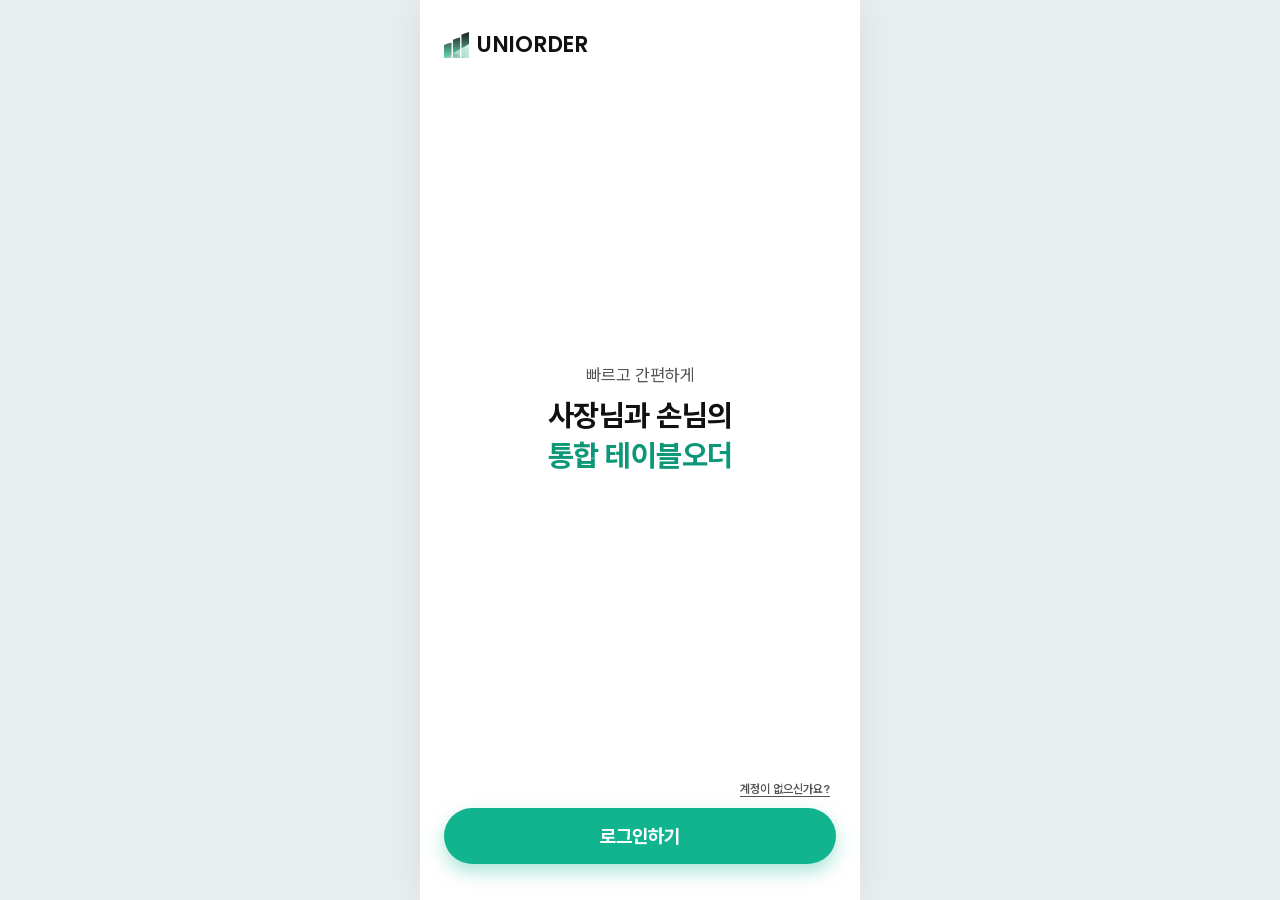
<file: consumer/index.html>
<!doctype html>
<html lang="ko">
<head>
  <meta charset="utf-8">
  <meta name="viewport" content="width=device-width, initial-scale=1, viewport-fit=cover">
  <meta name="theme-color" content="#12B48F">
  <title>UNIORDER</title>
  <link rel="stylesheet" href="/shared/fonts/fonts.css">
  <link rel="stylesheet" href="/shared/theme.css">
  <link rel="stylesheet" href="style.css">
  <link rel="stylesheet" href="lib/leaflet/leaflet.css">
  <script src="lib/qrcode.js" defer></script>
  <script src="lib/leaflet/leaflet.js" defer></script>
  <script src="/shared/fx/counter.js" defer></script>
  <script src="fx.js" defer></script>
  <script src="app.js" defer></script>
</head>
<body>
  <div class="phone">
    <!-- 로그인 (시안 76:314) -->
    <section id="loginView" class="login hidden">
      <div class="brand"><img src="img/logo-mark.png" alt=""><b>UNIORDER</b></div>
      <div class="login-hero">
        <p>빠르고 간편하게</p>
        <h1>사장님과 손님의<br><em>통합 테이블오더</em></h1>
      </div>
      <form id="loginForm" class="login-form">
        <h2 class="signup-title signup-only hidden">회원가입</h2>
        <div class="login-fields hidden" id="loginFields">
          <!-- 회원가입 정보 (시연 시간을 아끼려고 미리 채워둠, app.js의 SIGNUP_DEMO) -->
          <label class="f signup-only hidden">이름<input id="signupName" autocomplete="name"></label>
          <div class="f-row signup-only hidden">
            <label class="f">생년월일<input id="signupBirth" type="date"></label>
            <div class="f">성별<div class="seg" id="signupGender"><button type="button" data-g="여">여</button><button type="button" data-g="남">남</button></div></div>
          </div>
          <label class="f signup-only hidden">휴대폰 번호<input id="signupPhone" type="tel" placeholder="010-0000-0000"></label>
          <label class="f"><span class="signup-only hidden">이메일</span><input id="loginEmail" type="email" placeholder="이메일" value="user@demo.com" required></label>
          <label class="f"><span class="signup-only hidden">비밀번호</span><input id="loginPw" type="password" placeholder="비밀번호" value="1234" required></label>
          <label class="f signup-only hidden">비밀번호 확인<input id="signupPw2" type="password"></label>
          <div class="agree signup-only hidden" id="signupAgree">
            <label class="all"><input type="checkbox" data-all>약관 전체 동의</label>
            <label><input type="checkbox" data-req>[필수] 이용약관 동의</label>
            <label><input type="checkbox" data-req>[필수] 개인정보 수집·이용 동의</label>
            <label><input type="checkbox">[선택] 혜택·이벤트 알림 받기</label>
          </div>
        </div>
        <button type="button" class="link-sm" id="toggleSignup">계정이 없으신가요?</button>
        <button class="mint-btn" id="loginBtn">로그인하기</button>
      </form>
    </section>

    <!-- 메인 -->
    <section id="appView" class="hidden">
      <header class="appbar">
        <div class="brand sm"><img src="img/logo-mark.png" alt=""><b>UNIORDER</b></div>
        <span id="hello"></span>
      </header>
      <main id="screen" class="screen"></main>
      <nav class="bottom-nav" id="nav">
        <button data-view="home" aria-label="홈"><svg viewBox="0 0 24 24"><path d="M3 11.5 12 4l9 7.5"/><path d="M5.5 9.5V20h5v-5.5h3V20h5V9.5"/></svg><span>홈</span></button>
        <button data-view="map" aria-label="지도"><svg viewBox="0 0 24 24"><path d="M3 6.5 9 4l6 2.5L21 4v13.5L15 20l-6-2.5L3 20z"/><path d="M9 4v13.5M15 6.5V20"/></svg><span>지도</span></button>
        <button data-view="wallet" aria-label="지갑"><svg viewBox="0 0 24 24"><rect x="3" y="5.5" width="18" height="14" rx="2.5"/><path d="M3 9.5h13.5"/><rect x="14" y="12" width="7" height="4.5" rx="1.5"/></svg><span>지갑</span></button>
        <button data-view="me" aria-label="내 정보"><svg viewBox="0 0 24 24"><circle cx="12" cy="8" r="4"/><path d="M4.5 20.5c1.2-3.6 4-5.5 7.5-5.5s6.3 1.9 7.5 5.5"/></svg><span>내 정보</span></button>
      </nav>
    </section>

    <div class="sheet-wrap hidden" id="sheet"><div class="sheet" id="sheetBody"></div></div>
    <div class="toast" id="toast"></div>
  </div>
</body>
</html>
</file>
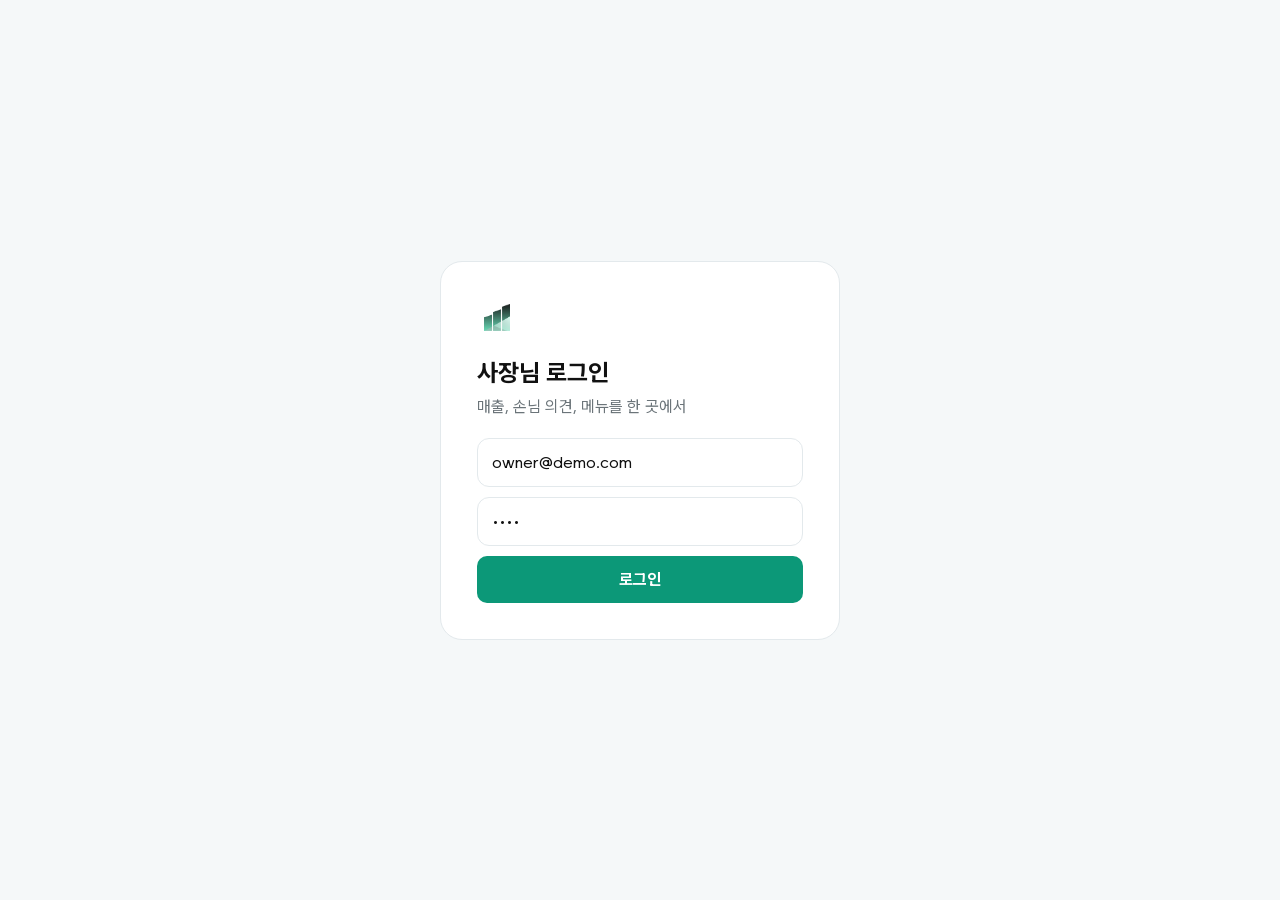
<file: market/index.html>
<!doctype html>
<html lang="ko">
<head>
  <meta charset="utf-8">
  <meta name="viewport" content="width=device-width, initial-scale=1">
  <title>UNIORDER 사장님</title>
  <link rel="stylesheet" href="/shared/fonts/fonts.css">
  <link rel="stylesheet" href="/shared/theme.css">
  <link rel="stylesheet" href="style.css">
  <script src="app.js" defer></script>
</head>
<body>
  <section id="loginView" class="login hidden">
    <form id="loginForm" class="login-card">
      <span class="logo">도</span>
      <h1>사장님 로그인</h1>
      <p>매출, 손님 의견, 메뉴를 한 곳에서</p>
      <input id="email" type="email" value="owner@demo.com" placeholder="이메일" required>
      <input id="pw" type="password" value="1234" placeholder="비밀번호" required>
      <button class="btn primary big">로그인</button>
    </form>
  </section>

  <div id="appView" class="shell hidden">
    <aside class="side">
      <div class="side-brand"><span class="logo">도</span><div><b>UNIORDER 사장님</b><small id="ownerName"></small></div></div>
      <select id="storeSelect" class="store-select"></select>
      <nav id="nav">
        <button data-view="dashboard">📊 매출</button>
        <button data-view="insights">✦ AI 손님 의견 <span class="badge-count hidden" id="reqCount"></span></button>
        <button data-view="menus">🍲 메뉴 관리</button>
        <button data-view="orders">🧾 주문 <span class="badge-count hidden" id="pendingCount"></span></button>
        <button data-view="settings">⚙ 가게 설정</button>
      </nav>
      <button class="side-logout" id="logout">로그아웃</button>
    </aside>
    <main class="main">
      <header class="main-head"><h1 id="viewTitle"></h1><div id="headActions"></div></header>
      <div id="screen"></div>
    </main>
  </div>

  <div class="modal-wrap hidden" id="modal"><div class="modal" id="modalBody"></div></div>
  <div class="toast" id="toast"></div>
  <div class="alerts" id="alerts"></div>
</body>
</html>
</file>
<file: shared/fonts/fonts.css>
/* UNIORDER 공통 글꼴 (오프라인에서도 동작하도록 로컬 포함) */
@import url("wanted/WantedSansVariable.css");
@font-face { font-family: "Poppins"; font-weight: 400; font-display: swap; src: url("poppins/poppins-latin-400-normal.woff2") format("woff2"); }
@font-face { font-family: "Poppins"; font-weight: 500; font-display: swap; src: url("poppins/poppins-latin-500-normal.woff2") format("woff2"); }
@font-face { font-family: "Poppins"; font-weight: 600; font-display: swap; src: url("poppins/poppins-latin-600-normal.woff2") format("woff2"); }
@font-face { font-family: "Poppins"; font-weight: 700; font-display: swap; src: url("poppins/poppins-latin-700-normal.woff2") format("woff2"); }
@font-face { font-family: "Poppins"; font-weight: 800; font-display: swap; src: url("poppins/poppins-latin-800-normal.woff2") format("woff2"); }
</file>
<file: shared/theme.css>
/* UNIORDER 공통 색상 — 키오스크·손님 앱·사장님 화면이 모두 이 파일 하나를 씀.
   색을 바꾸려면 여기만 고치면 됨. (2026-10 톤 다운: 형광 민트 → 차분한 민트) */
:root {
  --mint: #12B48F;        /* 주요 버튼·주문 바·선택 표시 (예전 #00D7A8) */
  --mint-deep: #0C9878;   /* 강조 글자·진한 버튼 (예전 #00C499) */
  --mint-dark: #0A7F64;   /* 더 진한 글자 (예전 #009E7B) */
  --mint-tile: #5FC6AE;   /* 타일·하단 탭 바탕 (예전 #73E5CC) */
  --mint-line: #A6DACB;   /* 테두리·구분선 (예전 #96E9D7) */
  --mint-soft: #F1F8F5;   /* 연한 배경 (예전 #F8FFF5) */
  --mint-wash: #E4F4EE;   /* 연한 강조 배경 (예전 #E3FBF4) */
  --sky: #3AA6C4;         /* 그라데이션 짝 색 (예전 #2FC6E8) */
  --sky-soft: #8CCDE3;    /* 연한 하늘색 (예전 #94E4FF) */
  --navy: #0C3481;
  --mint-rgb: 18, 180, 143;       /* rgba(var(--mint-rgb), .3) 처럼 투명도용 */
  --mint-deep-rgb: 12, 152, 120;
}
</file>
<file: consumer/style.css>
:root {
  --bg: #FFFFFF; --surface: #FFFFFF; --ink: #111111; --muted: #767676; --line: #ECEFF1;
  --brand: var(--mint-deep); --brand-dark: var(--mint-dark); --brand-soft: var(--mint-wash);
--mint-nav: var(--mint-tile); --gray-box: #F2F3F5;
  --ai: #3B3A8F; --ai-soft: #E9E8F7;
  --ok: #2E8B57; --ok-soft: #E3F3EA; --err: #C0392B; --err-soft: #F8E1DE;
}
* { box-sizing: border-box; -webkit-tap-highlight-color: transparent; }
html, body { height: 100%; }
body { margin: 0; font-family: 'Wanted Sans Variable', 'Wanted Sans', system-ui, sans-serif; background: #E9EEF0; color: var(--ink); }
button { font: inherit; cursor: pointer; border: 0; background: none; color: inherit; }
input, select { font: inherit; color: inherit; }
.hidden { display: none !important; }

.phone { max-width: 440px; margin: 0 auto; min-height: 100%; background: var(--bg); position: relative; display: flex; flex-direction: column; }
@media (min-width: 480px) { .phone { box-shadow: 0 0 40px rgba(0,0,0,.08); } }

/* login */
.login { flex: 1; display: flex; flex-direction: column; justify-content: center; padding: 32px 24px; }
.login-hero { text-align: center; margin-bottom: 36px; }
.logo { width: 64px; height: 64px; border-radius: 18px; background: var(--brand); color: #fff; display: inline-grid; place-items: center; font-weight: 800; font-size: 30px; }
.login-hero h1 { margin: 14px 0 6px; font-size: 30px; }
.login-hero p { color: var(--muted); margin: 0; line-height: 1.5; }
.login-form { display: flex; flex-direction: column; gap: 10px; }
.login-form input { padding: 16px; border-radius: 14px; border: 1px solid var(--line); background: #fff; outline: none; }
.login-form input:focus { border-color: var(--brand); }
.link { color: var(--muted); padding: 8px; font-size: 14px; }

.btn { padding: 12px 16px; border-radius: 12px; font-weight: 700; }
.btn.primary { background: var(--brand); color: #fff; }
.btn.ghost { background: #fff; border: 1px solid var(--line); }
.btn.big { padding: 16px; font-size: 17px; border-radius: 14px; width: 100%; }
.btn.small { padding: 7px 10px; font-size: 13px; border-radius: 9px; }

/* app shell */
#appView { display: flex; flex-direction: column; flex: 1; min-height: 100vh; }
.appbar { display: flex; justify-content: space-between; align-items: baseline; padding: 20px 20px 8px; }
.appbar h1 { margin: 0; font-size: 24px; }
.appbar span { color: var(--muted); font-size: 14px; }
.screen { flex: 1; padding: 8px 20px 100px; }
.bottom-nav { position: fixed; bottom: 0; left: 50%; transform: translateX(-50%); width: min(440px, 100%);
  display: grid; grid-template-columns: repeat(5, 1fr); background: #fff; border-top: 1px solid var(--line);
  padding: 8px 8px calc(8px + env(safe-area-inset-bottom)); z-index: 5; }
.bottom-nav button { display: flex; flex-direction: column; align-items: center; gap: 2px; font-size: 12px; color: var(--muted); padding: 6px 0; }
.bottom-nav i { font-style: normal; font-size: 20px; }
.bottom-nav button.active { color: var(--brand); font-weight: 700; }

.card { background: var(--surface); border-radius: 18px; padding: 18px; border: 1px solid var(--line); margin-bottom: 14px; }
.card h3 { margin: 0 0 10px; font-size: 16px; }
.section-title { font-size: 15px; font-weight: 700; margin: 22px 0 10px; color: var(--muted); }
.muted { color: var(--muted); font-size: 14px; }
.chip { display: inline-block; padding: 6px 10px; border-radius: 999px; background: var(--bg); font-size: 13px; margin: 0 4px 6px 0; }
.chip.ai { background: var(--ai-soft); color: var(--ai); font-weight: 600; }

/* taste profile */
.profile { background: var(--ai); color: #fff; border: 0; }
.profile p { margin: 0 0 14px; line-height: 1.55; }
.profile .muted { color: rgba(255,255,255,.75); }
.meter { display: flex; align-items: center; gap: 10px; margin: 6px 0; font-size: 13px; }
.meter .bar { flex: 1; height: 8px; border-radius: 4px; background: rgba(255,255,255,.2); overflow: hidden; }
.meter .bar i { display: block; height: 100%; background: #FFC857; border-radius: 4px; }
.profile .chip { background: rgba(255,255,255,.15); color: #fff; }

.store-item { display: flex; gap: 14px; align-items: center; width: 100%; text-align: left; }
.store-thumb { width: 54px; height: 54px; border-radius: 14px; display: grid; place-items: center; color: #fff; font-weight: 800; font-size: 22px; flex: none; }
.store-item b { display: block; font-size: 16px; }
.store-item small { color: var(--muted); }

/* pay */
.cards-rail { display: flex; gap: 12px; overflow-x: auto; scroll-snap-type: x mandatory; padding: 4px 20px 12px; margin: 0 -20px; scrollbar-width: none; }
.cards-rail::-webkit-scrollbar { display: none; }
.pcard { flex: 0 0 78%; scroll-snap-align: center; height: 150px; border-radius: 20px; padding: 18px; color: #fff; display: flex; flex-direction: column; justify-content: space-between; text-align: left; position: relative; opacity: .55; transition: opacity .2s, transform .2s; transform: scale(.95); }
.pcard.sel { opacity: 1; transform: none; }
.pcard .type { font-size: 13px; opacity: .85; }
.pcard .name { font-size: 20px; font-weight: 800; }
.pcard .num { font-size: 14px; opacity: .85; letter-spacing: 1px; }
.pcard .order { font-size: 12px; line-height: 1.6; opacity: .9; }
.qr-box { background: #fff; border-radius: 22px; padding: 22px; text-align: center; border: 1px solid var(--line); }
.qr-box .qr { width: 220px; height: 220px; margin: 0 auto; display: grid; place-items: center; }
.qr-box .qr svg { width: 100%; height: 100%; }
.qr-box .timer { margin-top: 10px; font-size: 14px; color: var(--muted); }
.qr-box .timer b { color: var(--brand); }
.qr-actions { display: flex; gap: 8px; justify-content: center; margin-top: 12px; flex-wrap: wrap; }
.toggle { display: flex; align-items: center; justify-content: space-between; padding: 14px 16px; background: #fff; border-radius: 14px; border: 1px solid var(--line); margin-top: 12px; font-size: 14px; }
.switch { width: 46px; height: 28px; border-radius: 14px; background: #D9CBBF; position: relative; transition: .2s; }
.switch::after { content: ''; position: absolute; top: 3px; left: 3px; width: 22px; height: 22px; border-radius: 50%; background: #fff; transition: .2s; }
.switch.on { background: var(--brand); }
.switch.on::after { left: 21px; }

.result { text-align: center; padding: 10px 0; }
.result .icon { width: 72px; height: 72px; border-radius: 50%; display: grid; place-items: center; margin: 0 auto 14px; font-size: 36px; color: #fff; }
.result .icon.ok { background: var(--ok); } .result .icon.fail { background: var(--err); }
.attempts { list-style: none; padding: 0; margin: 14px 0; text-align: left; }
.attempts li { display: flex; justify-content: space-between; padding: 12px 14px; border-radius: 12px; margin-bottom: 8px; font-size: 14px; }
.attempts li.ok { background: var(--ok-soft); } .attempts li.fail { background: var(--err-soft); }
.attempts small { display: block; color: var(--muted); }

/* wallet */
.method { display: flex; align-items: center; gap: 12px; padding: 12px 0; border-bottom: 1px solid var(--line); }
.method:last-child { border-bottom: 0; }
.method .rank { width: 28px; height: 28px; border-radius: 50%; background: var(--brand-soft); color: var(--brand-dark); display: grid; place-items: center; font-weight: 800; font-size: 13px; flex: none; }
.method .info { flex: 1; min-width: 0; }
.method .info b { display: block; }
.method .info small { color: var(--muted); }
.method .arrows { display: flex; gap: 4px; }
.method .arrows button { width: 30px; height: 30px; border-radius: 8px; background: var(--bg); color: var(--muted); }
.form { display: flex; flex-direction: column; gap: 10px; }
.form label { font-size: 13px; color: var(--muted); display: flex; flex-direction: column; gap: 6px; }
.form input, .form select { padding: 12px; border-radius: 12px; border: 1px solid var(--line); background: #fff; }
.point-row { display: flex; justify-content: space-between; padding: 10px 0; border-bottom: 1px solid var(--line); }
.point-row:last-child { border-bottom: 0; }
.point-row b { color: var(--brand); }

/* me */
.slider-row { margin: 14px 0; }
.slider-row label { display: flex; justify-content: space-between; font-size: 14px; margin-bottom: 6px; }
.slider-row input { width: 100%; accent-color: var(--brand); }
.order-row { padding: 12px 0; border-bottom: 1px solid var(--line); font-size: 14px; }
.order-row:last-child { border-bottom: 0; }
.order-row .top { display: flex; justify-content: space-between; font-weight: 700; }

/* sheet */
.sheet-wrap { position: fixed; inset: 0; background: rgba(10,20,30,.45); z-index: 2000; display: flex; align-items: flex-end; justify-content: center; }
.sheet { background: var(--bg); width: min(440px, 100%); max-height: 88vh; overflow-y: auto; border-radius: 24px 24px 0 0; padding: 22px 20px 32px; }
.sheet h2 { margin: 0 0 4px; }
.menu-line { display: flex; justify-content: space-between; padding: 10px 0; border-bottom: 1px solid var(--line); font-size: 14px; }
.menu-line:last-child { border-bottom: 0; }

.toast { position: fixed; left: 50%; bottom: 96px; transform: translate(-50%, 20px); background: var(--ink); color: #fff; padding: 12px 18px; border-radius: 12px; opacity: 0; transition: .2s; pointer-events: none; z-index: 50; max-width: 90vw; font-size: 14px; }
.toast.show { opacity: 1; transform: translate(-50%, 0); }

/* ===== 추천 카드 / 태그 ===== */
.reco { display: flex; gap: 14px; width: 100%; text-align: left; background: #fff; border: 1px solid var(--line); border-radius: 18px; padding: 16px; margin-bottom: 10px; align-items: flex-start; transition: transform .1s; }
.reco:active { transform: scale(.98); }
.reco.first { border: 2px solid var(--brand); box-shadow: 0 6px 20px rgba(var(--mint-deep-rgb),.15); }
.reco-body { flex: 1; min-width: 0; display: flex; flex-direction: column; gap: 4px; }
.reco-top { display: flex; align-items: center; gap: 6px; flex-wrap: wrap; }
.reco-top b { font-size: 16px; }
.reco small { color: var(--muted); }
.reco small em { color: var(--err); font-style: normal; }
.reco-why { font-size: 13px; color: var(--ai); font-weight: 600; }
.tag { font-size: 11px; font-weight: 800; padding: 3px 7px; border-radius: 6px; background: var(--bg); color: var(--muted); white-space: nowrap; }
.tag.loyal { background: var(--brand-soft); color: var(--brand-dark); }
.tag.now { background: #FFF3D6; color: #A86A00; }
.tag.taste { background: var(--ai-soft); color: var(--ai); }
.tag.new { background: #E3F3EA; color: #2E8B57; }
.tag.near { background: #E4F0F6; color: #2C6E8F; }
.tag.hot { background: #FDE2E2; color: #C0392B; }

/* 외식 패턴 */
.slots { display: grid; grid-template-columns: repeat(5, 1fr); gap: 8px; height: 90px; align-items: end; margin-bottom: 14px; }
.slot { display: flex; flex-direction: column; align-items: center; justify-content: flex-end; height: 100%; gap: 6px; }
.slot i { width: 100%; max-width: 34px; background: #EADFD3; border-radius: 6px 6px 3px 3px; min-height: 4px; }
.slot.now i { background: var(--brand); }
.slot span { font-size: 12px; color: var(--muted); }
.slot.now span { color: var(--brand); font-weight: 700; }
.stats { display: grid; grid-template-columns: repeat(3, 1fr); gap: 8px; }
.stats div { background: var(--bg); border-radius: 12px; padding: 10px; text-align: center; }
.stats b { display: block; font-size: 16px; }
.stats span { font-size: 12px; color: var(--muted); }

/* ===== 지도 ===== */
.screen.map-screen { padding: 0; }
.map-wrap { isolation: isolate; position: relative; height: calc(100vh - 62px - 70px); min-height: 420px; }
#map { position: absolute; inset: 0; background: #EDE8E1; }
.map-top { position: absolute; top: 10px; left: 10px; right: 10px; z-index: 500; display: flex; gap: 6px; }
.map-chips { display: flex; gap: 6px; overflow-x: auto; scrollbar-width: none; flex: 1; }
.map-chips::-webkit-scrollbar { display: none; }
.mchip { flex: none; padding: 8px 12px; border-radius: 999px; background: #fff; box-shadow: 0 2px 8px rgba(0,0,0,.12); font-size: 13px; font-weight: 600; color: var(--muted); }
.mchip.on { background: var(--ink); color: #fff; }
.locate { position: absolute; right: 12px; bottom: 16px; z-index: 500; width: 44px; height: 44px; border-radius: 50%; background: #fff; box-shadow: 0 2px 10px rgba(0,0,0,.15); font-size: 20px; color: var(--brand); }
.demo-note { position: absolute; left: 12px; bottom: 16px; z-index: 500; background: rgba(43,29,20,.75); color: #fff; font-size: 12px; padding: 6px 10px; border-radius: 8px; }
.me-dot { width: 18px; height: 18px; border-radius: 50%; background: #2F80ED; border: 3px solid #fff; box-shadow: 0 0 0 6px rgba(47,128,237,.2); }
.pin { position: relative; width: 40px; height: 40px; display: flex; flex-direction: column; align-items: center; }
.pin-dot { width: 34px; height: 34px; border-radius: 50% 50% 50% 4px; transform: rotate(-45deg); background: var(--c); border: 2px solid #fff; box-shadow: 0 3px 8px rgba(0,0,0,.25); display: grid; place-items: center; color: #fff; font-weight: 800; font-size: 14px; }
.pin.hi .pin-dot { width: 40px; height: 40px; border: 3px solid var(--brand); font-size: 16px; }
.pin.closed { opacity: .5; }
.pin-label { position: absolute; top: -22px; white-space: nowrap; background: var(--brand); color: #fff; font-size: 11px; font-weight: 800; padding: 2px 7px; border-radius: 6px; box-shadow: 0 2px 6px rgba(0,0,0,.2); }
.pin-dot i { transform: rotate(45deg); font-style: normal; line-height: 1; }
.pin-card { position: absolute; left: 10px; right: 10px; bottom: 12px; z-index: 600; background: #fff; border-radius: 20px; padding: 16px; box-shadow: 0 10px 30px rgba(0,0,0,.18); animation: up .2s ease; }
@keyframes up { from { transform: translateY(20px); opacity: 0; } }
.pc-head { display: flex; gap: 12px; align-items: center; }
.pc-head .store-thumb { width: 46px; height: 46px; font-size: 19px; }
.pc-head .x { width: 32px; height: 32px; border-radius: 8px; color: var(--muted); }
.pc-line { margin: 10px 0 6px; font-size: 14px; }
.pc-meta { display: flex; gap: 12px; font-size: 13px; color: var(--muted); flex-wrap: wrap; }
.pc-meta b { color: var(--ink); }
.open { color: var(--ok); font-weight: 700; }
.closed-t { color: var(--err); font-weight: 700; }
.leaflet-container { font-family: 'Wanted Sans Variable', sans-serif; }

/* ===== 가게 상세 ===== */
.detail-hero { height: 120px; border-radius: 18px; display: grid; place-items: center; color: rgba(255,255,255,.9); font-size: 48px; font-weight: 800; }
.info-grid { display: grid; grid-template-columns: repeat(3, 1fr); gap: 8px; margin: 14px 0; }
.info-grid div { background: #fff; border: 1px solid var(--line); border-radius: 14px; padding: 10px; display: flex; flex-direction: column; gap: 2px; }
.info-grid span { font-size: 12px; color: var(--muted); }
.info-grid small { font-size: 11px; color: var(--muted); }
.why { background: var(--ai-soft); color: var(--ai); font-weight: 600; font-size: 14px; padding: 12px 14px; border-radius: 14px; margin-bottom: 14px; }
.usual { background: var(--brand-soft); border: 0; }
.usual .chip { background: #fff; margin-top: 8px; }
.menu-group { font-size: 12px; font-weight: 700; color: var(--brand); margin: 12px 0 2px; }
.menu-line a { color: var(--brand); }

.map-wrap:has(.pin-card:not(.hidden)) .locate, .map-wrap:has(.pin-card:not(.hidden)) .demo-note { display: none; }


/* ===================== UNIORDER 시안 (mint) ===================== */
.brand { display: flex; align-items: center; gap: 8px; }
.brand img { height: 26px; }
.brand b { font-family: Poppins, sans-serif; font-weight: 600; font-size: 22px; letter-spacing: -.3px; }
.brand.sm img { height: 22px; } .brand.sm b { font-size: 19px; }

/* 로그인 */
.login { flex: 1; display: flex; flex-direction: column; padding: 28px 24px calc(36px + env(safe-area-inset-bottom)); min-height: 100vh; justify-content: flex-start; }
.login-hero { flex: 1; display: flex; flex-direction: column; justify-content: center; text-align: center; margin: 0; }
.login-hero p { margin: 0 0 6px; font-size: 17px; color: #555; }
.login-hero h1 { margin: 0; font-size: 30px; font-weight: 700; line-height: 1.35; letter-spacing: -.5px; }
.login-hero h1 em { font-style: normal; color: var(--brand); }
.login-form { gap: 8px; }
.login-fields { display: flex; flex-direction: column; gap: 10px; margin-bottom: 6px; }
.login-form input { padding: 15px 16px; border-radius: 16px; border: 1.5px solid #E2E8EA; background: #fff; }
.login-form input:focus { border-color: var(--mint); }
.link-sm { align-self: flex-end; font-size: 12px; font-weight: 600; color: #555; text-decoration: underline; text-underline-offset: 3px; padding: 4px 6px; }
.mint-btn { width: 100%; height: 56px; border-radius: 30px; background: var(--mint); color: #fff; font-size: 19px; font-weight: 700;
  box-shadow: 0 8px 18px rgba(var(--mint-rgb),.35); transition: transform .12s; }
.mint-btn:active, .ghost-pill:active { transform: scale(.97); }
.mint-btn.sm { height: 46px; font-size: 16px; }
.ghost-pill { width: 100%; height: 46px; border-radius: 30px; border: 1.5px solid var(--mint); color: var(--brand-dark); font-weight: 700; background: #fff; transition: transform .12s; }

/* 상단바 + 4탭 네비 */
.appbar { align-items: center; padding: 18px 20px 6px; }
.appbar span { font-size: 13px; }
.bottom-nav { grid-template-columns: repeat(4, 1fr); background: var(--mint-nav); border-top: 0; padding: 6px 8px calc(6px + env(safe-area-inset-bottom)); }
.bottom-nav button { position: relative; height: 46px; justify-content: center; }
.bottom-nav svg { width: 24px; height: 24px; fill: none; stroke: #0E3A33; stroke-width: 1.8; stroke-linecap: round; stroke-linejoin: round; position: relative; z-index: 1; }
.bottom-nav button.active::before { content: ''; position: absolute; width: 58px; height: 46px; left: 50%; top: 50%; transform: translate(-50%,-50%);
  background: url(img/selected-blob.png) center/contain no-repeat; }
.bottom-nav button:active svg { transform: scale(.88); }

/* 홈: 결제 QR */
.pay-hero { text-align: center; padding-top: 18px; }
.pay-hero h2 { margin: 0 0 10px; font-size: 17px; font-weight: 600; }
.pay-qr { width: 200px; height: 200px; margin: 0 auto; border-radius: 22px; background: var(--gray-box); display: grid; place-items: center; padding: 12px; }
.pay-qr svg { width: 100%; height: 100%; background: #fff; border-radius: 10px; }
.pay-qr.dim { opacity: .35; }
.pay-timer { margin-top: 8px; font-size: 12px; color: var(--muted); }
.pay-timer b { color: var(--brand); }
.scan-btn { margin: 14px auto 0; display: inline-flex; align-items: center; gap: 8px; padding: 11px 18px; border-radius: 30px; background: var(--mint); color: #fff; font-weight: 700; font-size: 15px; box-shadow: 0 6px 14px rgba(var(--mint-rgb),.3); }
.scan-btn svg { width: 20px; height: 20px; fill: none; stroke: #fff; stroke-width: 2; stroke-linecap: round; }
.grad-bar { height: 12px; margin: 22px -20px 0; background: linear-gradient(90deg, var(--mint-line), var(--sky-soft)); }
.method-pick { display: flex; align-items: center; gap: 8px; padding: 14px 2px 6px; font-size: 17px; font-weight: 600; }
.method-pick svg { width: 18px; height: 18px; fill: none; stroke: #111; stroke-width: 2.2; transition: transform .2s; }
.method-pick.open svg { transform: rotate(180deg); }
.method-pick small { font-size: 12px; color: var(--muted); font-weight: 500; }
.method-list { display: flex; flex-direction: column; gap: 6px; margin-bottom: 6px; }
.m-opt { display: flex; align-items: center; gap: 10px; padding: 11px 14px; border-radius: 14px; background: var(--gray-box); text-align: left; }
.m-opt.sel { background: var(--brand-soft); outline: 1.5px solid var(--mint); }
.m-opt .dot { width: 30px; height: 30px; border-radius: 9px; flex: none; display: grid; place-items: center; font-size: 12px; font-weight: 800; }
.m-opt span { flex: 1; min-width: 0; } .m-opt b { display: block; font-size: 14px; } .m-opt small { color: var(--muted); font-size: 12px; }
.pt-row { display: flex; align-items: center; justify-content: space-between; padding: 10px 2px; font-size: 14px; }
.switch.on { background: var(--mint); }

/* 스캐너 */
#pairReader { width: 100%; aspect-ratio: 1; border-radius: 20px; overflow: hidden; background: #111; margin: 12px 0; }
#pairReader video { object-fit: cover; }
.scan-note { text-align: center; color: var(--muted); font-size: 13px; margin: 0 0 12px; }
.manual { display: flex; gap: 8px; margin-bottom: 10px; }
.manual input { flex: 1; padding: 12px; border-radius: 12px; border: 1px solid var(--line); min-width: 0; }
.manual button { padding: 0 14px; border-radius: 12px; background: var(--gray-box); font-weight: 700; }

/* 지도: 검색 + AI + 칩 */
.map-top { flex-direction: column; gap: 8px; }
.map-search { display: flex; gap: 8px; align-items: center; }
.map-search label { flex: 1; display: flex; align-items: center; gap: 8px; background: #fff; border-radius: 30px; padding: 0 14px; height: 42px; box-shadow: 0 2px 10px rgba(0,0,0,.12); }
.map-search input { flex: 1; border: 0; outline: 0; font-size: 14px; min-width: 0; background: none; }
.map-search svg { width: 20px; height: 20px; fill: none; stroke: #333; stroke-width: 2; stroke-linecap: round; }
.ai-btn { width: 42px; height: 42px; border-radius: 50%; flex: none; color: #fff; font-family: Poppins, sans-serif; font-weight: 600; font-size: 15px;
  background: linear-gradient(135deg, var(--mint-tile), var(--sky-soft)); box-shadow: 0 2px 10px rgba(0,0,0,.12); }
.ai-btn.on { outline: 3px solid #fff; box-shadow: 0 0 0 5px rgba(var(--mint-rgb),.45); }
.mchip { background: var(--mint); color: #fff; font-size: 12px; padding: 6px 11px; box-shadow: 0 2px 6px rgba(0,0,0,.1); }
.mchip.on { background: #0E3A33; color: #fff; }
.locate { color: var(--brand); }
.pin.hi .pin-dot { border-color: var(--mint); }
.pin-label { background: var(--brand); }
.ai-list { position: absolute; left: 10px; right: 10px; bottom: 12px; z-index: 600; background: #fff; border-radius: 20px; padding: 14px; box-shadow: 0 10px 30px rgba(0,0,0,.18); max-height: 55%; overflow-y: auto; animation: up .2s ease; }
.ai-list h3 { margin: 0 0 8px; font-size: 15px; display: flex; justify-content: space-between; }
.ai-list .reco { margin-bottom: 8px; padding: 12px; }
.map-wrap { height: calc(100vh - 56px - 58px); }

/* 지갑 */
.w-title { font-size: 22px; font-weight: 700; margin: 18px 2px 12px; }
.gray-card { background: var(--gray-box); border-radius: 26px; padding: 14px; min-height: 120px; }
.pt-item { display: flex; align-items: center; gap: 10px; padding: 8px 4px; }
.pt-item .won { width: 34px; height: 34px; border-radius: 50%; background: linear-gradient(135deg, var(--mint-deep), var(--mint)); color: #fff; display: grid; place-items: center; font-weight: 800; flex: none; }
.pt-item span { flex: 1; min-width: 0; } .pt-item b { display: block; font-size: 15px; font-weight: 600; } .pt-item small { font-size: 11px; color: #555; }
.pt-pill { padding: 6px 10px; border-radius: 20px; background: linear-gradient(90deg, var(--mint), var(--sky-soft)); color: #fff; font-family: Poppins, sans-serif; font-weight: 500; font-size: 14px; white-space: nowrap; }
.pt-bal { font-size: 12px; color: var(--brand-dark); font-weight: 700; }
.link-row { display: flex; align-items: center; gap: 12px; padding: 12px 6px; width: 100%; text-align: left; font-size: 16px; font-weight: 600; color: #1d8fb3; }
.link-row .lg { width: 34px; height: 34px; border-radius: 10px; display: grid; place-items: center; font-weight: 800; font-size: 13px; flex: none; }
.link-row em { margin-left: auto; font-style: normal; font-size: 12px; color: var(--muted); font-weight: 500; }
.link-row.done em { color: var(--brand-dark); font-weight: 700; }
.gray-card .method { border-color: #E2E5E8; }
.method .rank { background: #fff; color: var(--brand-dark); }
.method .arrows button { background: #fff; }

/* 프로필 */
.prof { display: flex; align-items: center; gap: 14px; margin: 16px 0 22px; }
.avatar { width: 70px; height: 70px; border-radius: 50%; border: 2.5px solid var(--sky-soft); display: grid; place-items: center; font-size: 26px; font-weight: 700; color: #1d8fb3; background: #fff; flex: none; }
.prof b { font-size: 19px; } .prof small { display: block; color: var(--muted); font-size: 13px; }
.menu-box { background: var(--gray-box); border-radius: 24px; padding: 4px 16px; margin-bottom: 16px; }
.menu-item { display: flex; align-items: center; gap: 12px; width: 100%; padding: 14px 0; text-align: left; font-size: 16px; }
.menu-item + .menu-item { border-top: 2px solid #D5D9DD; }
.menu-item .ic { width: 30px; height: 30px; border-radius: 50%; border: 1.5px solid var(--sky-soft); display: grid; place-items: center; flex: none; }
.menu-item .ic svg { width: 16px; height: 16px; fill: none; stroke: #1d8fb3; stroke-width: 2; stroke-linecap: round; stroke-linejoin: round; }
.menu-item i { margin-left: auto; font-style: normal; color: #aaa; }
.menu-item:active { opacity: .6; }
.btn.primary { background: var(--mint); }
.result .icon.ok { background: var(--mint); }
.map-top > * { min-width: 0; width: 100%; }
.map-wrap { height: calc(100vh - 58px - env(safe-area-inset-bottom)); overflow: hidden; }
.phone { overflow-x: hidden; }
.map-search label { min-width: 0; } .map-search input { width: 100%; }
.ai-list, .pin-card { z-index: 1100; }
.map-top { z-index: 1050; }
.map-wrap:has(.ai-list:not(.hidden)) .locate, .map-wrap:has(.ai-list:not(.hidden)) .demo-note { display: none; }

/* ===== Pill Nav (React Bits, glide · pill · bounce .42) ===== */
/* 안쪽 선택 표시가 알약 모양이라, 감싸는 바도 화면 아래에서 살짝 띄운 둥근 캡슐로 */
.bottom-nav.pn { display: block; bottom: calc(12px + env(safe-area-inset-bottom)); width: min(416px, calc(100% - 24px));
  padding: 6px; border-radius: 999px; background: var(--mint-nav); box-shadow: 0 10px 28px rgba(0,80,65,.22); }
/* 지도는 캡슐 뒤까지 꽉 채우고, 지도 아래쪽 요소들은 캡슐 위로 올림 (캡슐 60px + 아래 여백 12px) */
.map-wrap { --nav-space: calc(84px + env(safe-area-inset-bottom)); height: 100vh; }
.map-wrap .locate, .map-wrap .demo-note { bottom: calc(var(--nav-space) + 30px); }  /* 지도 출처 표기 위로 */
.map-wrap .pin-card, .map-wrap .ai-list { bottom: var(--nav-space); }
.map-wrap .leaflet-bottom { bottom: var(--nav-space); }
.pn-track { position: relative; display: grid; grid-template-columns: repeat(4, 1fr); height: 48px; }
.pn-track > button { position: relative; z-index: 1; height: 48px; display: flex; flex-direction: row; align-items: center; justify-content: center; gap: 6px;
  color: #0E3A33; font-size: 13px; font-weight: 700; padding: 0; }
.pn-track > button.active::before { display: none; }
.pn-track > button span { font-size: 13px; }
.pn-glide { position: absolute; top: 0; bottom: 0; left: 0; width: 0; border-radius: 999px; background: #fff; opacity: 0; pointer-events: none;
  box-shadow: 0 6px 16px rgba(0,80,65,.18); transform-origin: 50% 50%; will-change: transform, width; z-index: 0; }
.pn-ink { position: absolute; inset: 0; display: grid; grid-template-columns: repeat(4, 1fr); pointer-events: none; z-index: 2; clip-path: inset(0 100% 0 0); color: var(--brand-dark); }
.pn-ink-item { display: flex; align-items: center; justify-content: center; gap: 6px; font-size: 13px; font-weight: 800; }
.pn-ink-item svg, .pn-track > button svg { width: 22px; height: 22px; fill: none; stroke: currentColor; stroke-width: 1.9; stroke-linecap: round; stroke-linejoin: round; }

/* ===== Depth Carousel (결제 카드 고르기) ===== */
.dc { position: relative; height: 260px; perspective: 1100px; touch-action: pan-y; user-select: none; -webkit-user-select: none; outline: none; cursor: grab; }
.dc-stage { position: absolute; inset: 0; transform-style: preserve-3d; }
.dc-card { position: absolute; top: 46%; left: 50%; width: var(--dc-w); height: var(--dc-h); border-radius: 20px; overflow: hidden; transform: translate(-50%,-50%);
  box-shadow: 0 30px 50px -22px rgba(0,0,0,.55), 0 8px 18px -10px rgba(0,0,0,.4); will-change: transform, opacity, filter; cursor: pointer; }
.dc-tint { position: absolute; inset: 0; background: #06221d; opacity: 0; mix-blend-mode: multiply; pointer-events: none; }
.dc-dots { position: absolute; left: 50%; bottom: 4px; transform: translateX(-50%); display: flex; gap: 7px; padding: 7px 11px; border-radius: 999px; background: rgba(0,0,0,.06); z-index: 3000; }
.dc-dot { width: 7px; height: 7px; padding: 0; border-radius: 999px; background: rgba(0,0,0,.2); transition: width .25s ease, background .25s ease; }
.dc-dot.on { width: 20px; background: var(--mint); }
.ccard { position: absolute; inset: 0; padding: 18px 20px; display: flex; flex-direction: column; justify-content: space-between; color: #fff; text-align: left; }
.ccard::after { content: ''; position: absolute; width: 220px; height: 220px; right: -70px; top: -90px; border-radius: 50%; background: rgba(255,255,255,.12); }
.ccard .t { font-size: 12px; opacity: .85; font-weight: 600; } .ccard .n { font-size: 20px; font-weight: 800; }
.ccard .m { font-family: Poppins, sans-serif; letter-spacing: 1.5px; font-size: 14px; opacity: .9; }
.ccard .chip-ic { width: 34px; height: 25px; border-radius: 6px; background: linear-gradient(135deg, #F3E3A3, #C9A74B); }
.picker-head { text-align: center; } .picker-head h2 { margin: 0; font-size: 20px; } .picker-head p { margin: 4px 0 0; color: var(--muted); font-size: 13px; }
.picker-name { text-align: center; font-weight: 800; font-size: 17px; margin: 2px 0 12px; min-height: 22px; }
.pay-qr { cursor: pointer; position: relative; }
.pay-qr::after { content: '탭해서 카드 바꾸기'; position: absolute; left: 50%; bottom: -26px; transform: translateX(-50%); white-space: nowrap; font-size: 11px; color: var(--brand-dark); font-weight: 700; }
.pay-timer { margin-top: 30px; }

/* ===== 할인 카운터 (React Bits Counter) ===== */
.disc { display: inline-flex; align-items: center; gap: 6px; padding: 5px 10px; border-radius: 10px; background: #FFF0EE; color: #E5483C; font-size: 12px; font-weight: 800; }
.disc .ufx-counter { font-family: Poppins, sans-serif; font-weight: 600; font-size: 13px; color: #C73A2F; }
.disc-card { display: flex; align-items: center; gap: 12px; padding: 14px 16px; border-radius: 18px; background: linear-gradient(120deg, #0C3481, var(--mint-deep)); color: #fff; margin: 14px 0; }
.disc-card .rate { font-family: Poppins, sans-serif; font-size: 30px; font-weight: 700; line-height: 1; }
.disc-card .rate small { display: block; font-size: 11px; font-weight: 600; opacity: .85; }
.disc-card b { display: block; font-size: 15px; } .disc-card span.l { font-size: 12px; opacity: .85; }
.disc-card .ufx-counter { font-family: Poppins, sans-serif; font-size: 22px; font-weight: 600; background: rgba(255,255,255,.16); padding: 2px 8px; border-radius: 8px; margin-top: 4px; }

/* ===== Bell Toggle (가게 알림) ===== */
.bt { position: relative; display: inline-flex; align-items: center; gap: 9px; height: 40px; padding: 0 16px; border-radius: 20px; background: var(--gray-box); color: #333;
  font-size: 14px; font-weight: 700; transition: background .2s, color .2s, transform .16s cubic-bezier(.23,1,.32,1); flex: none; }
.bt[data-pressed] { transform: scale(.97); }
.bt[data-on="true"] { background: var(--mint); color: #fff; box-shadow: 0 6px 14px rgba(var(--mint-rgb),.3); }
.bt-bell { position: relative; width: 18px; height: 18px; display: inline-grid; }
.bt-glyph, .bt-clapper { grid-area: 1/1; display: grid; transform-origin: 50% 16%; } .bt-clapper { position: absolute; inset: 0; }
.bt-glyph svg, .bt-clapper svg { width: 18px; height: 18px; }
.bt-wave { position: absolute; top: -3px; width: 12px; height: 12px; fill: none; stroke: currentColor; stroke-width: 1.6; stroke-linecap: round; opacity: 0; }
.bt-wave--left { right: calc(100% - 1px); } .bt-wave--right { left: calc(100% - 1px); }
.bt-label { display: inline-grid; } .bt-l { grid-area: 1/1; transition: opacity .2s, filter .2s, transform .25s cubic-bezier(.23,1,.32,1); }
.bt[data-on="true"] .bt-off, .bt[data-on="false"] .bt-on { opacity: 0; filter: blur(2px); transform: translateY(4px); }

/* ===== Swipe Toast ===== */
.st { position: fixed; left: 50%; bottom: calc(86px + env(safe-area-inset-bottom)); z-index: 3000; transform: translate(-50%, 30px); opacity: 0; width: min(360px, calc(100vw - 32px));
  display: flex; align-items: center; gap: 10px; padding: 13px 16px 15px; border-radius: 18px; background: #0E2E29; color: #fff; font-size: 14px; font-weight: 600;
  box-shadow: 0 16px 30px -10px rgba(0,0,0,.4); transition: transform .38s cubic-bezier(.34,1.4,.64,1), opacity .25s; touch-action: none; overflow: hidden; cursor: grab; }
.st.in { transform: translate(-50%, 0); opacity: 1; }
.st-ic { width: 24px; height: 24px; border-radius: 50%; background: var(--mint); color: #fff; display: grid; place-items: center; font-size: 13px; flex: none; }
.st-error .st-ic { background: #FF5A4E; }
.st-msg { flex: 1; min-width: 0; line-height: 1.4; }
.st-fuse { position: absolute; left: 14px; right: 14px; bottom: 5px; height: 2px; border-radius: 2px; background: rgba(255,255,255,.12); overflow: hidden; }
.st-fuse i { display: block; height: 100%; background: linear-gradient(90deg, var(--mint), var(--sky-soft)); transform-origin: left; }
.toast { display: none !important; }

.pay-guide { margin: 12px auto 0; display: inline-block; padding: 9px 16px; border-radius: 20px; background: var(--mint-wash); color: var(--mint-dark); font-size: 13px; font-weight: 700; }

/* ===== 회원가입 (시연용으로 미리 채워진 칸) ===== */
.login.signup .login-hero { display: none; }
.login.signup { justify-content: flex-start; padding-top: 22px; }
.signup-title { margin: 6px 0 14px; font-size: 26px; font-weight: 700; letter-spacing: -.4px; }
.login .f { display: flex; flex-direction: column; gap: 6px; font-size: 13px; font-weight: 600; color: #555; min-width: 0; }
.login .f input { width: 100%; min-width: 0; }
.login .f > span:empty, .login .f > span.hidden { display: none; }
.f-row { display: grid; grid-template-columns: minmax(0, 1fr) 132px; gap: 10px; }
.seg { display: grid; grid-template-columns: 1fr 1fr; height: 52px; padding: 4px; border-radius: 16px; background: #F1F4F5; }
.seg button { border-radius: 12px; font-size: 15px; font-weight: 700; color: #777; }
.seg button.on { background: #fff; color: var(--brand-dark); box-shadow: 0 2px 8px rgba(0,0,0,.08); }
.agree { margin-top: 4px; padding: 14px 16px; border-radius: 16px; background: #F6F8F9; display: flex; flex-direction: column; gap: 10px; }
.agree label { display: flex; align-items: center; gap: 10px; font-size: 14px; color: #444; }
.agree label.all { font-weight: 700; color: var(--ink); padding-bottom: 10px; border-bottom: 1px solid #E5E9EB; }
.agree input { width: 20px; height: 20px; accent-color: var(--mint); flex: none; }

/* ===== 내 입맛 설정 ===== */
.taste h2 { font-size: 22px; }
.taste .lead { margin: 2px 0 6px; font-size: 14px; }
.taste h3 { margin: 22px 0 10px; font-size: 16px; }
.taste h3 small { font-size: 12px; font-weight: 500; color: var(--muted); margin-left: 4px; }
.taste .tiny { font-size: 12px; margin: 6px 0 0; }
.t-row { padding: 10px 0 12px; border-bottom: 1px solid var(--line); }
.t-row:last-of-type { border-bottom: 0; }
.t-head { display: flex; justify-content: space-between; align-items: baseline; margin-bottom: 10px; font-size: 15px; font-weight: 600; }
.t-head b { font-size: 13px; color: var(--brand); }
.t-row input[type=range] { -webkit-appearance: none; appearance: none; width: 100%; height: 8px; border-radius: 99px; outline: none;
  background: linear-gradient(90deg, var(--mint) var(--v, 60%), #E6ECEE var(--v, 60%)); }
.t-row input[type=range]::-webkit-slider-thumb { -webkit-appearance: none; width: 26px; height: 26px; border-radius: 50%; background: #fff;
  border: 3px solid var(--mint); box-shadow: 0 2px 8px rgba(0,0,0,.15); }
.t-row input[type=range]::-moz-range-thumb { width: 22px; height: 22px; border-radius: 50%; background: #fff; border: 3px solid var(--mint); }
.pick-chips { display: flex; flex-wrap: wrap; gap: 8px; }
.pick-chips button { height: 38px; padding: 0 14px; border-radius: 999px; background: #F1F4F5; color: #444; font-size: 14px; font-weight: 600;
  transition: background .15s, color .15s, transform .12s; }
.pick-chips button.on { background: var(--mint); color: #fff; }
.pick-chips button:active { transform: scale(.95); }
.taste textarea { width: 100%; padding: 12px 14px; border-radius: 14px; border: 1.5px solid #E2E8EA; background: #fff; resize: none;
  font: inherit; font-size: 15px; line-height: 1.5; outline: none; }
.taste textarea:focus { border-color: var(--mint); }
.taste .mint-btn { margin-top: 24px; }
.taste .mint-btn:disabled { opacity: .7; }
.taste .skip { display: block; margin: 12px auto 0; align-self: center; }
</file>
<file: consumer/lib/leaflet/leaflet.css>
/* required styles */

.leaflet-pane,
.leaflet-tile,
.leaflet-marker-icon,
.leaflet-marker-shadow,
.leaflet-tile-container,
.leaflet-pane > svg,
.leaflet-pane > canvas,
.leaflet-zoom-box,
.leaflet-image-layer,
.leaflet-layer {
	position: absolute;
	left: 0;
	top: 0;
	}
.leaflet-container {
	overflow: hidden;
	}
.leaflet-tile,
.leaflet-marker-icon,
.leaflet-marker-shadow {
	-webkit-user-select: none;
	   -moz-user-select: none;
	        user-select: none;
	  -webkit-user-drag: none;
	}
/* Prevents IE11 from highlighting tiles in blue */
.leaflet-tile::selection {
	background: transparent;
}
/* Safari renders non-retina tile on retina better with this, but Chrome is worse */
.leaflet-safari .leaflet-tile {
	image-rendering: -webkit-optimize-contrast;
	}
/* hack that prevents hw layers "stretching" when loading new tiles */
.leaflet-safari .leaflet-tile-container {
	width: 1600px;
	height: 1600px;
	-webkit-transform-origin: 0 0;
	}
.leaflet-marker-icon,
.leaflet-marker-shadow {
	display: block;
	}
/* .leaflet-container svg: reset svg max-width decleration shipped in Joomla! (joomla.org) 3.x */
/* .leaflet-container img: map is broken in FF if you have max-width: 100% on tiles */
.leaflet-container .leaflet-overlay-pane svg {
	max-width: none !important;
	max-height: none !important;
	}
.leaflet-container .leaflet-marker-pane img,
.leaflet-container .leaflet-shadow-pane img,
.leaflet-container .leaflet-tile-pane img,
.leaflet-container img.leaflet-image-layer,
.leaflet-container .leaflet-tile {
	max-width: none !important;
	max-height: none !important;
	width: auto;
	padding: 0;
	}

.leaflet-container img.leaflet-tile {
	/* See: https://bugs.chromium.org/p/chromium/issues/detail?id=600120 */
	mix-blend-mode: plus-lighter;
}

.leaflet-container.leaflet-touch-zoom {
	-ms-touch-action: pan-x pan-y;
	touch-action: pan-x pan-y;
	}
.leaflet-container.leaflet-touch-drag {
	-ms-touch-action: pinch-zoom;
	/* Fallback for FF which doesn't support pinch-zoom */
	touch-action: none;
	touch-action: pinch-zoom;
}
.leaflet-container.leaflet-touch-drag.leaflet-touch-zoom {
	-ms-touch-action: none;
	touch-action: none;
}
.leaflet-container {
	-webkit-tap-highlight-color: transparent;
}
.leaflet-container a {
	-webkit-tap-highlight-color: rgba(51, 181, 229, 0.4);
}
.leaflet-tile {
	filter: inherit;
	visibility: hidden;
	}
.leaflet-tile-loaded {
	visibility: inherit;
	}
.leaflet-zoom-box {
	width: 0;
	height: 0;
	-moz-box-sizing: border-box;
	     box-sizing: border-box;
	z-index: 800;
	}
/* workaround for https://bugzilla.mozilla.org/show_bug.cgi?id=888319 */
.leaflet-overlay-pane svg {
	-moz-user-select: none;
	}

.leaflet-pane         { z-index: 400; }

.leaflet-tile-pane    { z-index: 200; }
.leaflet-overlay-pane { z-index: 400; }
.leaflet-shadow-pane  { z-index: 500; }
.leaflet-marker-pane  { z-index: 600; }
.leaflet-tooltip-pane   { z-index: 650; }
.leaflet-popup-pane   { z-index: 700; }

.leaflet-map-pane canvas { z-index: 100; }
.leaflet-map-pane svg    { z-index: 200; }

.leaflet-vml-shape {
	width: 1px;
	height: 1px;
	}
.lvml {
	behavior: url(#default#VML);
	display: inline-block;
	position: absolute;
	}


/* control positioning */

.leaflet-control {
	position: relative;
	z-index: 800;
	pointer-events: visiblePainted; /* IE 9-10 doesn't have auto */
	pointer-events: auto;
	}
.leaflet-top,
.leaflet-bottom {
	position: absolute;
	z-index: 1000;
	pointer-events: none;
	}
.leaflet-top {
	top: 0;
	}
.leaflet-right {
	right: 0;
	}
.leaflet-bottom {
	bottom: 0;
	}
.leaflet-left {
	left: 0;
	}
.leaflet-control {
	float: left;
	clear: both;
	}
.leaflet-right .leaflet-control {
	float: right;
	}
.leaflet-top .leaflet-control {
	margin-top: 10px;
	}
.leaflet-bottom .leaflet-control {
	margin-bottom: 10px;
	}
.leaflet-left .leaflet-control {
	margin-left: 10px;
	}
.leaflet-right .leaflet-control {
	margin-right: 10px;
	}


/* zoom and fade animations */

.leaflet-fade-anim .leaflet-popup {
	opacity: 0;
	-webkit-transition: opacity 0.2s linear;
	   -moz-transition: opacity 0.2s linear;
	        transition: opacity 0.2s linear;
	}
.leaflet-fade-anim .leaflet-map-pane .leaflet-popup {
	opacity: 1;
	}
.leaflet-zoom-animated {
	-webkit-transform-origin: 0 0;
	    -ms-transform-origin: 0 0;
	        transform-origin: 0 0;
	}
svg.leaflet-zoom-animated {
	will-change: transform;
}

.leaflet-zoom-anim .leaflet-zoom-animated {
	-webkit-transition: -webkit-transform 0.25s cubic-bezier(0,0,0.25,1);
	   -moz-transition:    -moz-transform 0.25s cubic-bezier(0,0,0.25,1);
	        transition:         transform 0.25s cubic-bezier(0,0,0.25,1);
	}
.leaflet-zoom-anim .leaflet-tile,
.leaflet-pan-anim .leaflet-tile {
	-webkit-transition: none;
	   -moz-transition: none;
	        transition: none;
	}

.leaflet-zoom-anim .leaflet-zoom-hide {
	visibility: hidden;
	}


/* cursors */

.leaflet-interactive {
	cursor: pointer;
	}
.leaflet-grab {
	cursor: -webkit-grab;
	cursor:    -moz-grab;
	cursor:         grab;
	}
.leaflet-crosshair,
.leaflet-crosshair .leaflet-interactive {
	cursor: crosshair;
	}
.leaflet-popup-pane,
.leaflet-control {
	cursor: auto;
	}
.leaflet-dragging .leaflet-grab,
.leaflet-dragging .leaflet-grab .leaflet-interactive,
.leaflet-dragging .leaflet-marker-draggable {
	cursor: move;
	cursor: -webkit-grabbing;
	cursor:    -moz-grabbing;
	cursor:         grabbing;
	}

/* marker & overlays interactivity */
.leaflet-marker-icon,
.leaflet-marker-shadow,
.leaflet-image-layer,
.leaflet-pane > svg path,
.leaflet-tile-container {
	pointer-events: none;
	}

.leaflet-marker-icon.leaflet-interactive,
.leaflet-image-layer.leaflet-interactive,
.leaflet-pane > svg path.leaflet-interactive,
svg.leaflet-image-layer.leaflet-interactive path {
	pointer-events: visiblePainted; /* IE 9-10 doesn't have auto */
	pointer-events: auto;
	}

/* visual tweaks */

.leaflet-container {
	background: #ddd;
	outline-offset: 1px;
	}
.leaflet-container a {
	color: #0078A8;
	}
.leaflet-zoom-box {
	border: 2px dotted #38f;
	background: rgba(255,255,255,0.5);
	}


/* general typography */
.leaflet-container {
	font-family: "Helvetica Neue", Arial, Helvetica, sans-serif;
	font-size: 12px;
	font-size: 0.75rem;
	line-height: 1.5;
	}


/* general toolbar styles */

.leaflet-bar {
	box-shadow: 0 1px 5px rgba(0,0,0,0.65);
	border-radius: 4px;
	}
.leaflet-bar a {
	background-color: #fff;
	border-bottom: 1px solid #ccc;
	width: 26px;
	height: 26px;
	line-height: 26px;
	display: block;
	text-align: center;
	text-decoration: none;
	color: black;
	}
.leaflet-bar a,
.leaflet-control-layers-toggle {
	background-position: 50% 50%;
	background-repeat: no-repeat;
	display: block;
	}
.leaflet-bar a:hover,
.leaflet-bar a:focus {
	background-color: #f4f4f4;
	}
.leaflet-bar a:first-child {
	border-top-left-radius: 4px;
	border-top-right-radius: 4px;
	}
.leaflet-bar a:last-child {
	border-bottom-left-radius: 4px;
	border-bottom-right-radius: 4px;
	border-bottom: none;
	}
.leaflet-bar a.leaflet-disabled {
	cursor: default;
	background-color: #f4f4f4;
	color: #bbb;
	}

.leaflet-touch .leaflet-bar a {
	width: 30px;
	height: 30px;
	line-height: 30px;
	}
.leaflet-touch .leaflet-bar a:first-child {
	border-top-left-radius: 2px;
	border-top-right-radius: 2px;
	}
.leaflet-touch .leaflet-bar a:last-child {
	border-bottom-left-radius: 2px;
	border-bottom-right-radius: 2px;
	}

/* zoom control */

.leaflet-control-zoom-in,
.leaflet-control-zoom-out {
	font: bold 18px 'Lucida Console', Monaco, monospace;
	text-indent: 1px;
	}

.leaflet-touch .leaflet-control-zoom-in, .leaflet-touch .leaflet-control-zoom-out  {
	font-size: 22px;
	}


/* layers control */

.leaflet-control-layers {
	box-shadow: 0 1px 5px rgba(0,0,0,0.4);
	background: #fff;
	border-radius: 5px;
	}
.leaflet-control-layers-toggle {
	background-image: url(images/layers.png);
	width: 36px;
	height: 36px;
	}
.leaflet-retina .leaflet-control-layers-toggle {
	background-image: url(images/layers-2x.png);
	background-size: 26px 26px;
	}
.leaflet-touch .leaflet-control-layers-toggle {
	width: 44px;
	height: 44px;
	}
.leaflet-control-layers .leaflet-control-layers-list,
.leaflet-control-layers-expanded .leaflet-control-layers-toggle {
	display: none;
	}
.leaflet-control-layers-expanded .leaflet-control-layers-list {
	display: block;
	position: relative;
	}
.leaflet-control-layers-expanded {
	padding: 6px 10px 6px 6px;
	color: #333;
	background: #fff;
	}
.leaflet-control-layers-scrollbar {
	overflow-y: scroll;
	overflow-x: hidden;
	padding-right: 5px;
	}
.leaflet-control-layers-selector {
	margin-top: 2px;
	position: relative;
	top: 1px;
	}
.leaflet-control-layers label {
	display: block;
	font-size: 13px;
	font-size: 1.08333em;
	}
.leaflet-control-layers-separator {
	height: 0;
	border-top: 1px solid #ddd;
	margin: 5px -10px 5px -6px;
	}

/* Default icon URLs */
.leaflet-default-icon-path { /* used only in path-guessing heuristic, see L.Icon.Default */
	background-image: url(images/marker-icon.png);
	}


/* attribution and scale controls */

.leaflet-container .leaflet-control-attribution {
	background: #fff;
	background: rgba(255, 255, 255, 0.8);
	margin: 0;
	}
.leaflet-control-attribution,
.leaflet-control-scale-line {
	padding: 0 5px;
	color: #333;
	line-height: 1.4;
	}
.leaflet-control-attribution a {
	text-decoration: none;
	}
.leaflet-control-attribution a:hover,
.leaflet-control-attribution a:focus {
	text-decoration: underline;
	}
.leaflet-attribution-flag {
	display: inline !important;
	vertical-align: baseline !important;
	width: 1em;
	height: 0.6669em;
	}
.leaflet-left .leaflet-control-scale {
	margin-left: 5px;
	}
.leaflet-bottom .leaflet-control-scale {
	margin-bottom: 5px;
	}
.leaflet-control-scale-line {
	border: 2px solid #777;
	border-top: none;
	line-height: 1.1;
	padding: 2px 5px 1px;
	white-space: nowrap;
	-moz-box-sizing: border-box;
	     box-sizing: border-box;
	background: rgba(255, 255, 255, 0.8);
	text-shadow: 1px 1px #fff;
	}
.leaflet-control-scale-line:not(:first-child) {
	border-top: 2px solid #777;
	border-bottom: none;
	margin-top: -2px;
	}
.leaflet-control-scale-line:not(:first-child):not(:last-child) {
	border-bottom: 2px solid #777;
	}

.leaflet-touch .leaflet-control-attribution,
.leaflet-touch .leaflet-control-layers,
.leaflet-touch .leaflet-bar {
	box-shadow: none;
	}
.leaflet-touch .leaflet-control-layers,
.leaflet-touch .leaflet-bar {
	border: 2px solid rgba(0,0,0,0.2);
	background-clip: padding-box;
	}


/* popup */

.leaflet-popup {
	position: absolute;
	text-align: center;
	margin-bottom: 20px;
	}
.leaflet-popup-content-wrapper {
	padding: 1px;
	text-align: left;
	border-radius: 12px;
	}
.leaflet-popup-content {
	margin: 13px 24px 13px 20px;
	line-height: 1.3;
	font-size: 13px;
	font-size: 1.08333em;
	min-height: 1px;
	}
.leaflet-popup-content p {
	margin: 17px 0;
	margin: 1.3em 0;
	}
.leaflet-popup-tip-container {
	width: 40px;
	height: 20px;
	position: absolute;
	left: 50%;
	margin-top: -1px;
	margin-left: -20px;
	overflow: hidden;
	pointer-events: none;
	}
.leaflet-popup-tip {
	width: 17px;
	height: 17px;
	padding: 1px;

	margin: -10px auto 0;
	pointer-events: auto;

	-webkit-transform: rotate(45deg);
	   -moz-transform: rotate(45deg);
	    -ms-transform: rotate(45deg);
	        transform: rotate(45deg);
	}
.leaflet-popup-content-wrapper,
.leaflet-popup-tip {
	background: white;
	color: #333;
	box-shadow: 0 3px 14px rgba(0,0,0,0.4);
	}
.leaflet-container a.leaflet-popup-close-button {
	position: absolute;
	top: 0;
	right: 0;
	border: none;
	text-align: center;
	width: 24px;
	height: 24px;
	font: 16px/24px Tahoma, Verdana, sans-serif;
	color: #757575;
	text-decoration: none;
	background: transparent;
	}
.leaflet-container a.leaflet-popup-close-button:hover,
.leaflet-container a.leaflet-popup-close-button:focus {
	color: #585858;
	}
.leaflet-popup-scrolled {
	overflow: auto;
	}

.leaflet-oldie .leaflet-popup-content-wrapper {
	-ms-zoom: 1;
	}
.leaflet-oldie .leaflet-popup-tip {
	width: 24px;
	margin: 0 auto;

	-ms-filter: "progid:DXImageTransform.Microsoft.Matrix(M11=0.70710678, M12=0.70710678, M21=-0.70710678, M22=0.70710678)";
	filter: progid:DXImageTransform.Microsoft.Matrix(M11=0.70710678, M12=0.70710678, M21=-0.70710678, M22=0.70710678);
	}

.leaflet-oldie .leaflet-control-zoom,
.leaflet-oldie .leaflet-control-layers,
.leaflet-oldie .leaflet-popup-content-wrapper,
.leaflet-oldie .leaflet-popup-tip {
	border: 1px solid #999;
	}


/* div icon */

.leaflet-div-icon {
	background: #fff;
	border: 1px solid #666;
	}


/* Tooltip */
/* Base styles for the element that has a tooltip */
.leaflet-tooltip {
	position: absolute;
	padding: 6px;
	background-color: #fff;
	border: 1px solid #fff;
	border-radius: 3px;
	color: #222;
	white-space: nowrap;
	-webkit-user-select: none;
	-moz-user-select: none;
	-ms-user-select: none;
	user-select: none;
	pointer-events: none;
	box-shadow: 0 1px 3px rgba(0,0,0,0.4);
	}
.leaflet-tooltip.leaflet-interactive {
	cursor: pointer;
	pointer-events: auto;
	}
.leaflet-tooltip-top:before,
.leaflet-tooltip-bottom:before,
.leaflet-tooltip-left:before,
.leaflet-tooltip-right:before {
	position: absolute;
	pointer-events: none;
	border: 6px solid transparent;
	background: transparent;
	content: "";
	}

/* Directions */

.leaflet-tooltip-bottom {
	margin-top: 6px;
}
.leaflet-tooltip-top {
	margin-top: -6px;
}
.leaflet-tooltip-bottom:before,
.leaflet-tooltip-top:before {
	left: 50%;
	margin-left: -6px;
	}
.leaflet-tooltip-top:before {
	bottom: 0;
	margin-bottom: -12px;
	border-top-color: #fff;
	}
.leaflet-tooltip-bottom:before {
	top: 0;
	margin-top: -12px;
	margin-left: -6px;
	border-bottom-color: #fff;
	}
.leaflet-tooltip-left {
	margin-left: -6px;
}
.leaflet-tooltip-right {
	margin-left: 6px;
}
.leaflet-tooltip-left:before,
.leaflet-tooltip-right:before {
	top: 50%;
	margin-top: -6px;
	}
.leaflet-tooltip-left:before {
	right: 0;
	margin-right: -12px;
	border-left-color: #fff;
	}
.leaflet-tooltip-right:before {
	left: 0;
	margin-left: -12px;
	border-right-color: #fff;
	}

/* Printing */

@media print {
	/* Prevent printers from removing background-images of controls. */
	.leaflet-control {
		-webkit-print-color-adjust: exact;
		print-color-adjust: exact;
		}
	}
</file>
<file: market/style.css>
:root {
  --bg: #F5F8F9; --surface: #FFFFFF; --ink: #111111; --muted: #6B7479; --line: #E3E9EC;
  --brand: var(--mint-deep); --brand-dark: var(--mint-dark); --brand-soft: var(--mint-wash);
  --ai: #3B3A8F; --ai-soft: #E9E8F7;
  --ok: #2E8B57; --ok-soft: #E3F3EA; --warn: #B7791F; --warn-soft: #FBF0D9; --err: #C0392B; --err-soft: #F8E1DE;
  --side: #0E2E29;
}
* { box-sizing: border-box; }
body { margin: 0; font-family: 'Wanted Sans Variable', 'Wanted Sans', system-ui, sans-serif; background: var(--bg); color: var(--ink); }
button { font: inherit; cursor: pointer; border: 0; background: none; color: inherit; }
input, select, textarea { font: inherit; color: inherit; }
.hidden { display: none !important; }
.logo { width: 40px; height: 40px; border-radius: 11px; background: #fff url(img/logo-mark.png) center/26px no-repeat; color: transparent; display: inline-grid; place-items: center; font-size: 0; flex: none; }

.btn { padding: 10px 16px; border-radius: 10px; font-weight: 700; white-space: nowrap; }
.btn.primary { background: var(--brand); color: #fff; }
.btn.primary:hover { background: var(--brand-dark); }
.btn.ghost { background: #fff; border: 1px solid var(--line); }
.btn.ai { background: var(--ai); color: #fff; }
.btn.small { padding: 6px 10px; font-size: 13px; border-radius: 8px; }
.btn.big { width: 100%; padding: 14px; font-size: 16px; }

/* login */
.login { min-height: 100vh; display: grid; place-items: center; padding: 16px; }
.login-card { background: #fff; padding: 36px; border-radius: 22px; width: min(400px, 100%); display: flex; flex-direction: column; gap: 10px; border: 1px solid var(--line); }
.login-card h1 { margin: 10px 0 0; font-size: 24px; }
.login-card p { margin: 0 0 12px; color: var(--muted); }
.login-card input { padding: 14px; border-radius: 12px; border: 1px solid var(--line); }

/* shell */
.shell { display: grid; grid-template-columns: 240px 1fr; min-height: 100vh; }
.side { background: var(--side); color: #EAF6F3; padding: 20px 14px; display: flex; flex-direction: column; gap: 14px; position: sticky; top: 0; height: 100vh; }
.side-brand { display: flex; gap: 10px; align-items: center; padding: 0 6px; }
.side-brand b { display: block; }
.side-brand small { color: #9BC3BA; }
.store-select { padding: 10px; border-radius: 10px; background: #1A4740; border: 1px solid #24584F; color: #fff; }
.side nav { display: flex; flex-direction: column; gap: 2px; }
.side nav button { text-align: left; padding: 11px 12px; border-radius: 10px; color: #CFE5E0; display: flex; align-items: center; gap: 8px; }
.side nav button:hover { background: #1A4740; }
.side nav button.active { background: var(--brand); color: #fff; font-weight: 700; }
.badge-count { margin-left: auto; background: #fff; color: var(--brand); border-radius: 999px; padding: 1px 8px; font-size: 12px; font-weight: 800; }
.side-logout { margin-top: auto; color: #9BC3BA; padding: 10px; text-align: left; }

.main { padding: 28px 32px 48px; min-width: 0; }
.main-head { display: flex; justify-content: space-between; align-items: center; margin-bottom: 20px; gap: 12px; flex-wrap: wrap; }
.main-head h1 { margin: 0; font-size: 26px; }
.seg { display: inline-flex; background: #fff; border: 1px solid var(--line); border-radius: 10px; padding: 3px; }
.seg button { padding: 7px 14px; border-radius: 8px; font-size: 14px; color: var(--muted); }
.seg button.on { background: var(--ink); color: #fff; }

.grid { display: grid; gap: 16px; }
.kpis { grid-template-columns: repeat(4, 1fr); }
.two { grid-template-columns: 1.4fr 1fr; }
.panel { background: var(--surface); border: 1px solid var(--line); border-radius: 18px; padding: 20px; min-width: 0; }
.panel h3 { margin: 0 0 14px; font-size: 16px; display: flex; justify-content: space-between; align-items: center; }
.panel h3 small { color: var(--muted); font-weight: 500; font-size: 13px; }
.kpi .label { color: var(--muted); font-size: 14px; }
.kpi .value { font-size: 28px; font-weight: 800; margin-top: 6px; letter-spacing: -0.5px; }
.kpi .hint { color: var(--muted); font-size: 12px; margin-top: 4px; }
.muted { color: var(--muted); font-size: 14px; }

/* charts */
.vbars { display: flex; align-items: flex-end; gap: 8px; height: 200px; padding-top: 10px; }
.vbar { flex: 1; display: flex; flex-direction: column; align-items: center; justify-content: flex-end; height: 100%; gap: 6px; min-width: 0; }
.vbar i { width: 100%; max-width: 44px; background: var(--brand); border-radius: 6px 6px 2px 2px; min-height: 2px; position: relative; }
.vbar i:hover::after { content: attr(data-v); position: absolute; bottom: 100%; left: 50%; transform: translate(-50%, -4px); background: var(--ink); color: #fff; padding: 4px 8px; border-radius: 6px; font-size: 12px; font-style: normal; white-space: nowrap; }
.vbar span { font-size: 12px; color: var(--muted); }
.hbars { display: flex; flex-direction: column; gap: 10px; }
.hbar { display: grid; grid-template-columns: 110px 1fr auto; gap: 10px; align-items: center; font-size: 14px; }
.hbar .track { height: 10px; background: var(--bg); border-radius: 5px; overflow: hidden; }
.hbar .track i { display: block; height: 100%; background: var(--brand); border-radius: 5px; }
.hbar.ai .track i { background: var(--ai); }
.hbar b { font-variant-numeric: tabular-nums; }
.hbar .name { overflow: hidden; text-overflow: ellipsis; white-space: nowrap; }

/* insights */
.ai-summary { background: var(--ai); color: #fff; border: 0; }
.ai-summary h3 { color: #fff; }
.ai-summary p { margin: 0; line-height: 1.6; font-size: 16px; }
.unmet { display: flex; gap: 14px; padding: 14px 0; border-bottom: 1px solid var(--line); align-items: flex-start; }
.unmet:last-child { border-bottom: 0; }
.unmet .count { width: 52px; height: 52px; border-radius: 14px; background: var(--brand-soft); color: var(--brand-dark); display: grid; place-items: center; font-weight: 800; font-size: 18px; flex: none; text-align: center; line-height: 1.1; }
.unmet .count small { display: block; font-size: 10px; font-weight: 600; }
.unmet .body { flex: 1; }
.unmet .body b { font-size: 16px; }
.quote { display: block; color: var(--muted); font-size: 13px; margin-top: 4px; }
.sugg { padding: 14px; border-radius: 12px; background: var(--bg); margin-bottom: 10px; }
.sugg b { display: block; margin-bottom: 4px; }
.prio { font-size: 11px; font-weight: 800; padding: 2px 7px; border-radius: 6px; margin-left: 6px; vertical-align: middle; }
.prio.high { background: var(--err-soft); color: var(--err); }
.prio.medium { background: var(--warn-soft); color: var(--warn); }
.prio.low { background: var(--ok-soft); color: var(--ok); }

/* tables */
.table { width: 100%; border-collapse: collapse; font-size: 14px; }
.table th { text-align: left; color: var(--muted); font-weight: 600; padding: 10px 8px; border-bottom: 1px solid var(--line); white-space: nowrap; }
.table td { padding: 12px 8px; border-bottom: 1px solid var(--line); vertical-align: middle; }
.table tr.off td { opacity: .45; }
.table input.price { width: 90px; padding: 6px 8px; border-radius: 8px; border: 1px solid var(--line); text-align: right; }
.opt-chip { display: inline-flex; align-items: center; gap: 4px; background: var(--bg); border-radius: 8px; padding: 3px 4px 3px 8px; font-size: 12px; margin: 2px; }
.opt-chip button { width: 18px; height: 18px; border-radius: 5px; color: var(--muted); font-size: 11px; }
.opt-chip button:hover { background: var(--err-soft); color: var(--err); }
.switch { width: 40px; height: 24px; border-radius: 12px; background: #CFD8DC; position: relative; transition: .2s; display: inline-block; }
.switch::after { content: ''; position: absolute; top: 3px; left: 3px; width: 18px; height: 18px; border-radius: 50%; background: #fff; transition: .2s; }
.switch.on { background: var(--ok); }
.switch.on::after { left: 19px; }
.overflow { overflow-x: auto; }

.status { font-size: 12px; font-weight: 800; padding: 3px 8px; border-radius: 6px; }
.status.pending { background: var(--warn-soft); color: var(--warn); }
.status.paid { background: var(--brand-soft); color: var(--brand-dark); }
.status.served { background: var(--ok-soft); color: var(--ok); }
.status.cancelled { background: #eee; color: #888; }

.checks { display: grid; grid-template-columns: repeat(auto-fill, minmax(160px, 1fr)); gap: 8px; }
.checks label { display: flex; gap: 8px; align-items: center; padding: 10px 12px; border: 1px solid var(--line); border-radius: 10px; font-size: 14px; cursor: pointer; }
.checks input { accent-color: var(--brand); }
.form { display: flex; flex-direction: column; gap: 12px; }
.form label { display: flex; flex-direction: column; gap: 6px; font-size: 13px; color: var(--muted); }
.form input, .form select, .form textarea { padding: 10px 12px; border-radius: 10px; border: 1px solid var(--line); background: #fff; }
.form .row { display: grid; grid-template-columns: minmax(0, 1fr) minmax(0, 1fr); gap: 12px; }
.form input:not([type=checkbox]):not([type=radio]), .form select, .form textarea { min-width: 0; width: 100%; }  /* 입력칸 기본 너비 때문에 카드 밖으로 넘치지 않게 */
.key { font-family: ui-monospace, monospace; font-size: 12px; background: var(--bg); padding: 4px 8px; border-radius: 6px; word-break: break-all; }

.modal-wrap { position: fixed; inset: 0; background: rgba(10,20,30,.45); display: grid; place-items: center; z-index: 30; padding: 16px; }
.modal { background: #fff; border-radius: 20px; width: min(520px, 100%); max-height: 92vh; overflow-y: auto; padding: 26px; }
.modal h2 { margin: 0 0 6px; }
.modal .actions { display: flex; gap: 10px; margin-top: 18px; justify-content: flex-end; }
.toast { position: fixed; left: 50%; bottom: 28px; transform: translate(-50%, 20px); background: var(--ink); color: #fff; padding: 12px 20px; border-radius: 12px; opacity: 0; transition: .2s; pointer-events: none; z-index: 50; }
.toast.show { opacity: 1; transform: translate(-50%, 0); }

@media (max-width: 1000px) { .kpis { grid-template-columns: repeat(2, 1fr); } .two { grid-template-columns: 1fr; } }
@media (max-width: 760px) {
  .shell { grid-template-columns: 1fr; }
  .side { position: static; height: auto; }
  .side nav { flex-direction: row; overflow-x: auto; }
  .side nav button { white-space: nowrap; }
  .side-logout { margin-top: 0; }
  .main { padding: 20px 16px 40px; }
  .hbar { grid-template-columns: 80px 1fr auto; }
  .form .row { grid-template-columns: 1fr; }
}

.disc-set { border: 1px solid var(--line); border-radius: 14px; padding: 12px 14px 14px; display: flex; flex-direction: column; gap: 10px; }
.disc-set legend { font-weight: 700; padding: 0 6px; }

/* 손님 요청 실시간 알림 (오른쪽 위) */
.alerts { position: fixed; right: 24px; top: 24px; z-index: 60; display: flex; flex-direction: column; gap: 10px; width: 360px; }
.req-alert { display: flex; gap: 12px; align-items: flex-start; text-align: left; padding: 14px 16px; border-radius: 16px; background: #fff;
  border: 1px solid var(--line); box-shadow: 0 14px 34px -10px rgba(0,0,0,.25); animation: alertIn .35s cubic-bezier(.2,.9,.3,1.2); transition: opacity .4s, transform .4s; }
.req-alert.out { opacity: 0; transform: translateX(20px); }
.req-alert .ic { font-size: 22px; line-height: 1.2; }
.req-alert b { display: block; font-size: 15px; }
.req-alert small { display: block; margin-top: 4px; color: var(--muted); font-size: 13px; }
.req-alert em { display: block; margin-top: 8px; font-style: normal; font-size: 12px; font-weight: 700; color: var(--brand); }
@keyframes alertIn { from { opacity: 0; transform: translateY(-10px) scale(.97); } }
.form textarea { resize: vertical; line-height: 1.5; }
</file>
